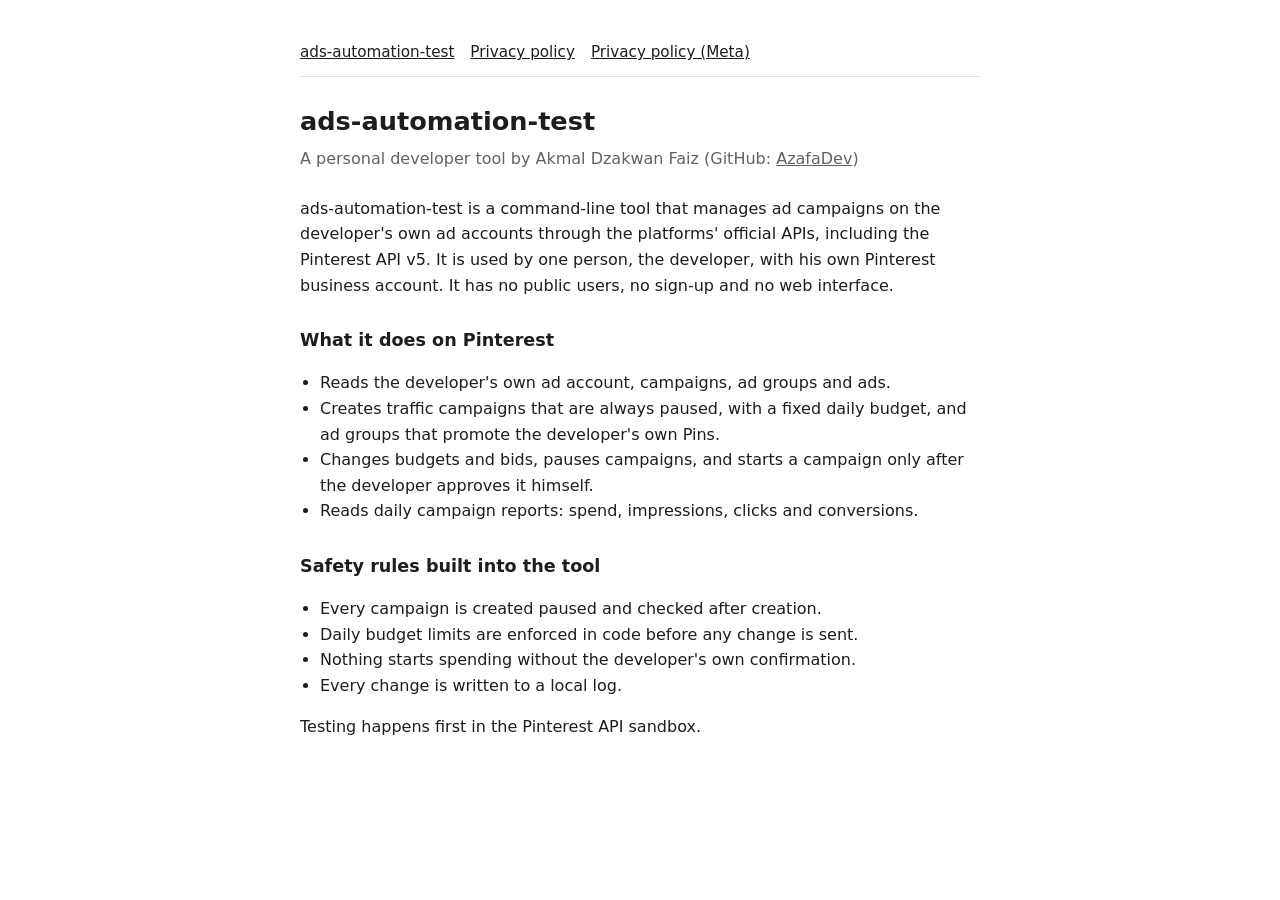
<file: index.html>
<!doctype html>
<html lang="en">
<head>
<meta charset="utf-8">
<meta name="viewport" content="width=device-width, initial-scale=1">
<title>ads-automation-test</title>
<link rel="stylesheet" href="style.css">
</head>
<body>
<main>
<nav><a href="./">ads-automation-test</a><a href="privacy/">Privacy policy</a><a href="meta/">Privacy policy (Meta)</a></nav>
<h1>ads-automation-test</h1>
<p class="meta">A personal developer tool by Akmal Dzakwan Faiz (GitHub: <a href="https://github.com/AzafaDev">AzafaDev</a>)</p>

<p>ads-automation-test is a command-line tool that manages ad campaigns on the developer's own ad accounts through the platforms' official APIs, including the Pinterest API v5. It is used by one person, the developer, with his own Pinterest business account. It has no public users, no sign-up and no web interface.</p>

<h2>What it does on Pinterest</h2>
<ul>
<li>Reads the developer's own ad account, campaigns, ad groups and ads.</li>
<li>Creates traffic campaigns that are always paused, with a fixed daily budget, and ad groups that promote the developer's own Pins.</li>
<li>Changes budgets and bids, pauses campaigns, and starts a campaign only after the developer approves it himself.</li>
<li>Reads daily campaign reports: spend, impressions, clicks and conversions.</li>
</ul>

<h2>Safety rules built into the tool</h2>
<ul>
<li>Every campaign is created paused and checked after creation.</li>
<li>Daily budget limits are enforced in code before any change is sent.</li>
<li>Nothing starts spending without the developer's own confirmation.</li>
<li>Every change is written to a local log.</li>
</ul>

<p>Testing happens first in the Pinterest API sandbox.</p>
</main>
</body>
</html>
</file>
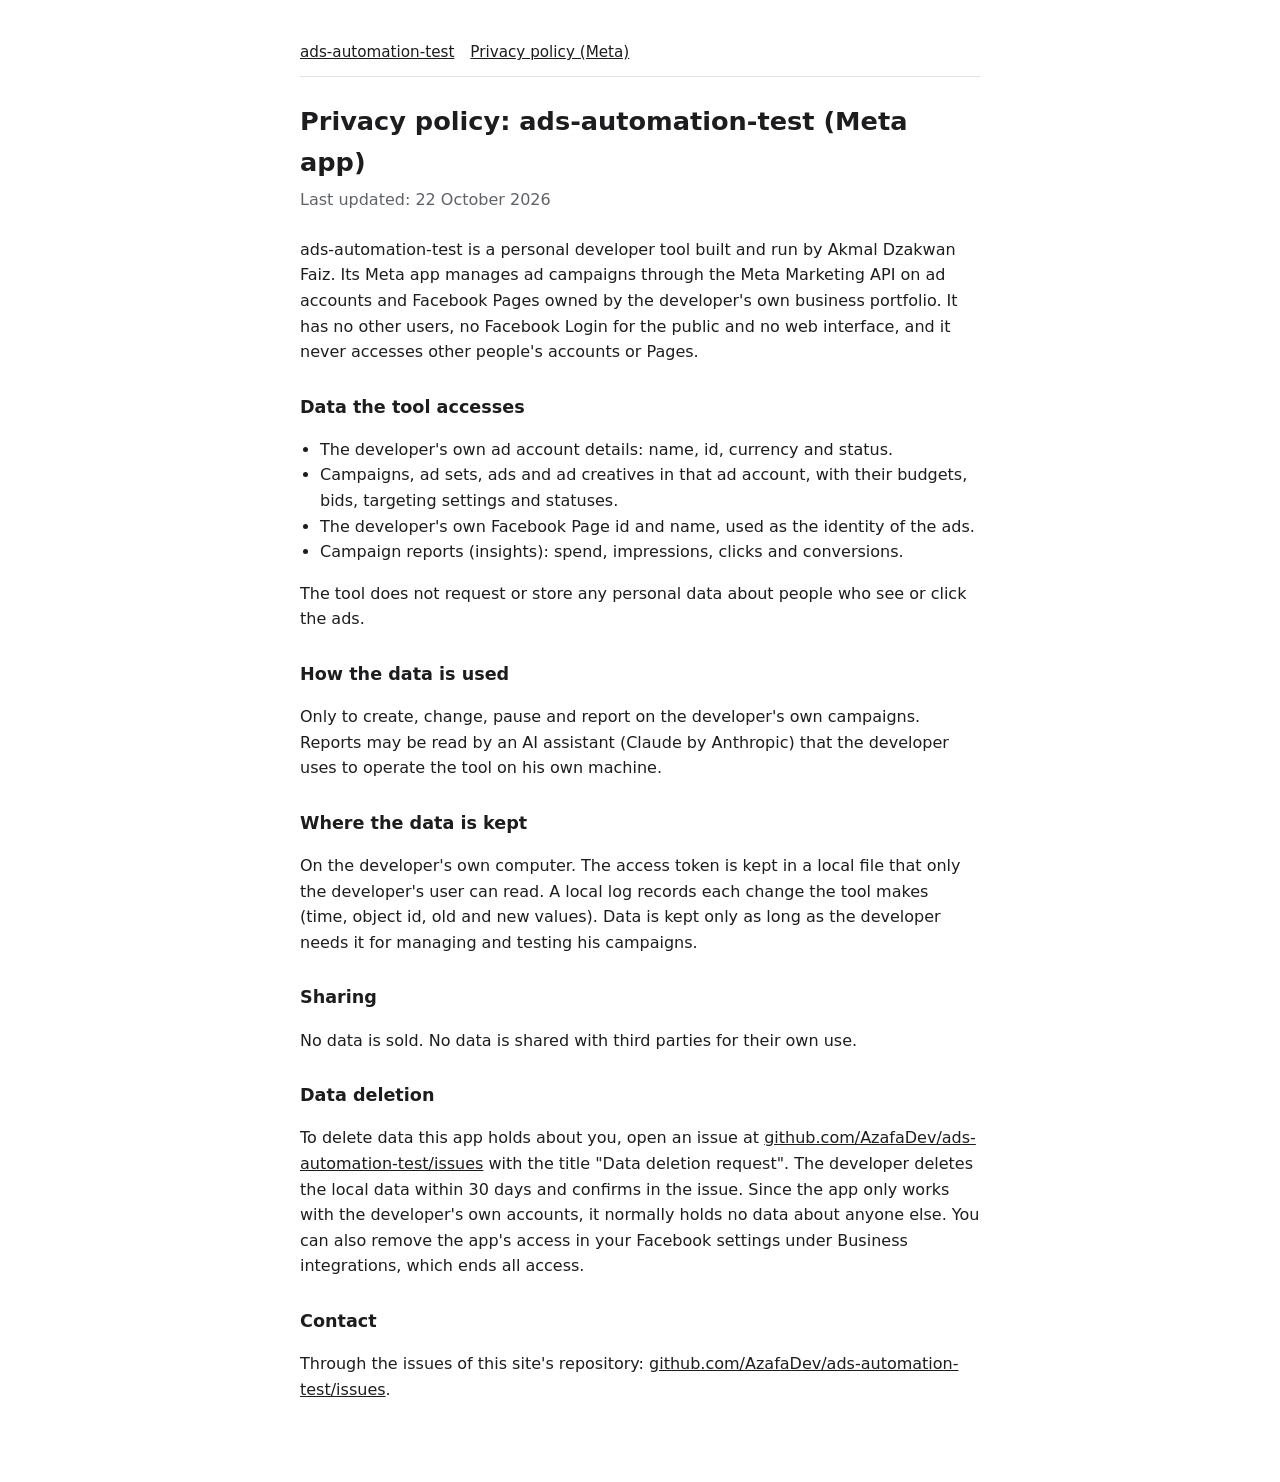
<file: meta/index.html>
<!doctype html>
<html lang="en">
<head>
<meta charset="utf-8">
<meta name="viewport" content="width=device-width, initial-scale=1">
<title>Privacy policy (Meta)</title>
<link rel="stylesheet" href="../style.css">
</head>
<body>
<main>
<nav><a href="../">ads-automation-test</a><a href="./">Privacy policy (Meta)</a></nav>
<h1>Privacy policy: ads-automation-test (Meta app)</h1>
<p class="meta">Last updated: 22 October 2026</p>

<p>ads-automation-test is a personal developer tool built and run by Akmal Dzakwan Faiz. Its Meta app manages ad campaigns through the Meta Marketing API on ad accounts and Facebook Pages owned by the developer's own business portfolio. It has no other users, no Facebook Login for the public and no web interface, and it never accesses other people's accounts or Pages.</p>

<h2>Data the tool accesses</h2>
<ul>
<li>The developer's own ad account details: name, id, currency and status.</li>
<li>Campaigns, ad sets, ads and ad creatives in that ad account, with their budgets, bids, targeting settings and statuses.</li>
<li>The developer's own Facebook Page id and name, used as the identity of the ads.</li>
<li>Campaign reports (insights): spend, impressions, clicks and conversions.</li>
</ul>
<p>The tool does not request or store any personal data about people who see or click the ads.</p>

<h2>How the data is used</h2>
<p>Only to create, change, pause and report on the developer's own campaigns. Reports may be read by an AI assistant (Claude by Anthropic) that the developer uses to operate the tool on his own machine.</p>

<h2>Where the data is kept</h2>
<p>On the developer's own computer. The access token is kept in a local file that only the developer's user can read. A local log records each change the tool makes (time, object id, old and new values). Data is kept only as long as the developer needs it for managing and testing his campaigns.</p>

<h2>Sharing</h2>
<p>No data is sold. No data is shared with third parties for their own use.</p>

<h2 id="data-deletion">Data deletion</h2>
<p>To delete data this app holds about you, open an issue at <a href="https://github.com/AzafaDev/ads-automation-test/issues">github.com/AzafaDev/ads-automation-test/issues</a> with the title "Data deletion request". The developer deletes the local data within 30 days and confirms in the issue. Since the app only works with the developer's own accounts, it normally holds no data about anyone else. You can also remove the app's access in your Facebook settings under Business integrations, which ends all access.</p>

<h2>Contact</h2>
<p>Through the issues of this site's repository: <a href="https://github.com/AzafaDev/ads-automation-test/issues">github.com/AzafaDev/ads-automation-test/issues</a>.</p>
</main>
</body>
</html>
</file>
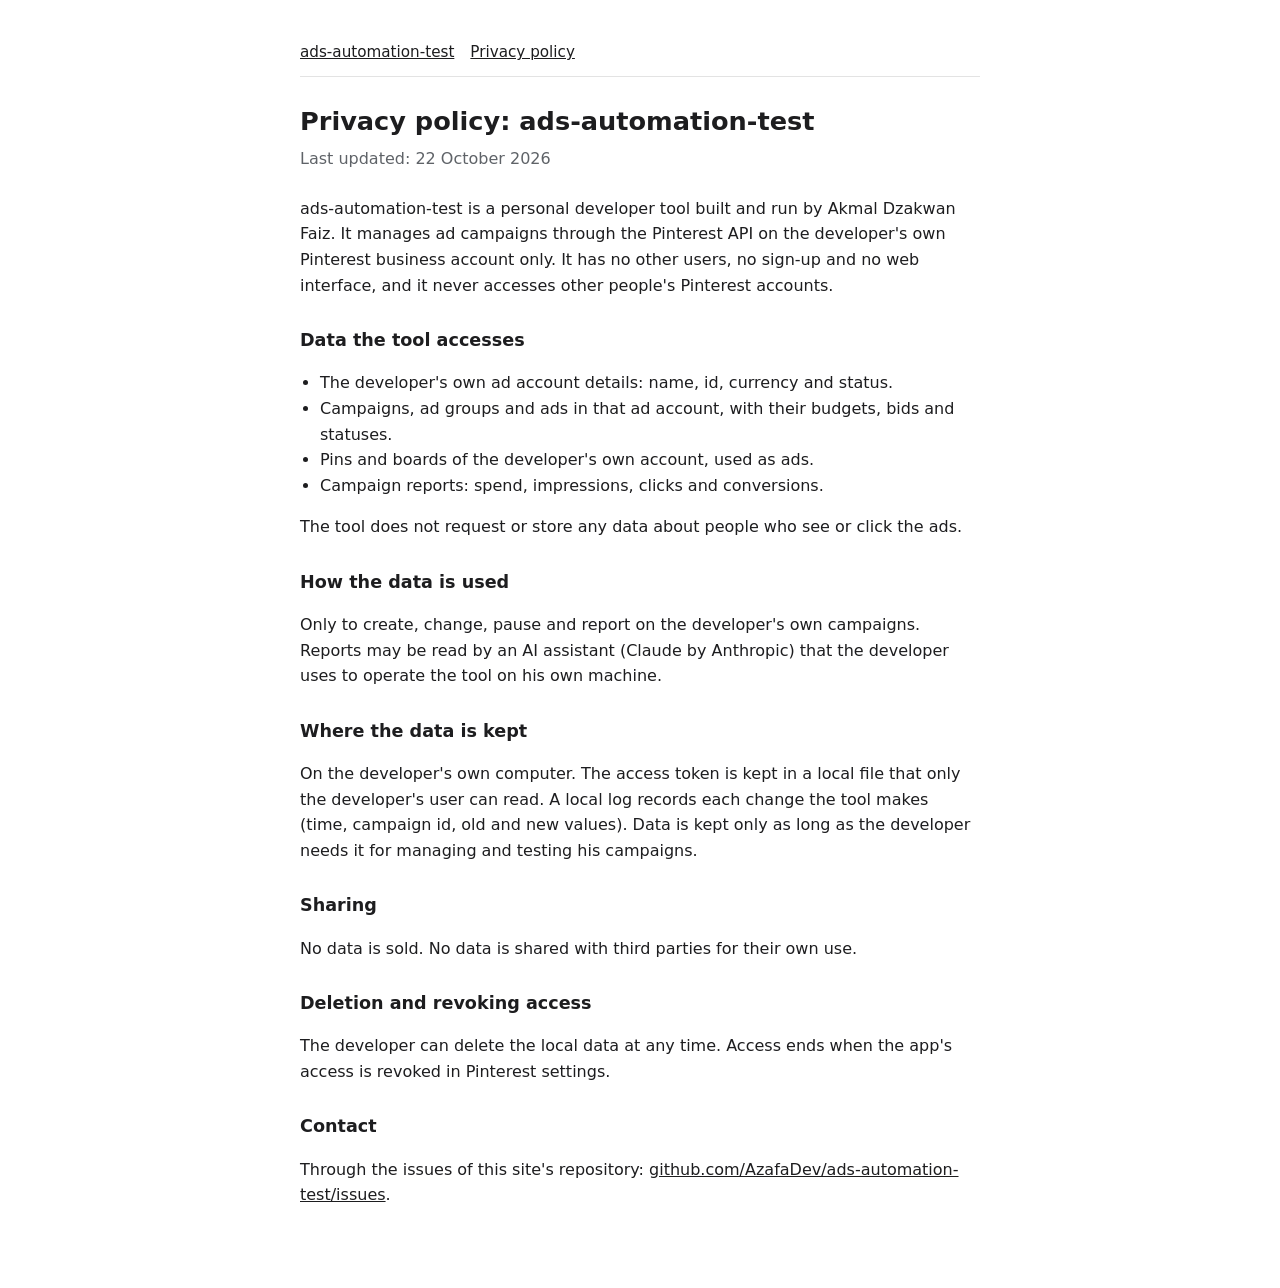
<file: privacy/index.html>
<!doctype html>
<html lang="en">
<head>
<meta charset="utf-8">
<meta name="viewport" content="width=device-width, initial-scale=1">
<title>Privacy policy</title>
<link rel="stylesheet" href="../style.css">
</head>
<body>
<main>
<nav><a href="../">ads-automation-test</a><a href="./">Privacy policy</a></nav>
<h1>Privacy policy: ads-automation-test</h1>
<p class="meta">Last updated: 22 October 2026</p>

<p>ads-automation-test is a personal developer tool built and run by Akmal Dzakwan Faiz. It manages ad campaigns through the Pinterest API on the developer's own Pinterest business account only. It has no other users, no sign-up and no web interface, and it never accesses other people's Pinterest accounts.</p>

<h2>Data the tool accesses</h2>
<ul>
<li>The developer's own ad account details: name, id, currency and status.</li>
<li>Campaigns, ad groups and ads in that ad account, with their budgets, bids and statuses.</li>
<li>Pins and boards of the developer's own account, used as ads.</li>
<li>Campaign reports: spend, impressions, clicks and conversions.</li>
</ul>
<p>The tool does not request or store any data about people who see or click the ads.</p>

<h2>How the data is used</h2>
<p>Only to create, change, pause and report on the developer's own campaigns. Reports may be read by an AI assistant (Claude by Anthropic) that the developer uses to operate the tool on his own machine.</p>

<h2>Where the data is kept</h2>
<p>On the developer's own computer. The access token is kept in a local file that only the developer's user can read. A local log records each change the tool makes (time, campaign id, old and new values). Data is kept only as long as the developer needs it for managing and testing his campaigns.</p>

<h2>Sharing</h2>
<p>No data is sold. No data is shared with third parties for their own use.</p>

<h2>Deletion and revoking access</h2>
<p>The developer can delete the local data at any time. Access ends when the app's access is revoked in Pinterest settings.</p>

<h2>Contact</h2>
<p>Through the issues of this site's repository: <a href="https://github.com/AzafaDev/ads-automation-test/issues">github.com/AzafaDev/ads-automation-test/issues</a>.</p>
</main>
</body>
</html>
</file>
<file: style.css>
:root { color-scheme: light dark; --fg: #1d1d1f; --bg: #ffffff; --muted: #5f6368; --line: #e3e3e3; }
@media (prefers-color-scheme: dark) { :root { --fg: #ececec; --bg: #161616; --muted: #a0a0a0; --line: #333; } }
body { margin: 0; background: var(--bg); color: var(--fg); font: 16px/1.6 system-ui, -apple-system, "Segoe UI", sans-serif; }
main { max-width: 680px; margin: 0 auto; padding: 40px 16px 64px; }
h1 { font-size: 1.6rem; margin: 0 0 4px; } h2 { font-size: 1.1rem; margin: 28px 0 6px; }
p.meta { color: var(--muted); margin: 0 0 24px; } a { color: inherit; }
nav { border-bottom: 1px solid var(--line); padding-bottom: 12px; margin-bottom: 24px; font-size: .95rem; }
nav a { margin-right: 16px; } ul { padding-left: 20px; }
</file>
